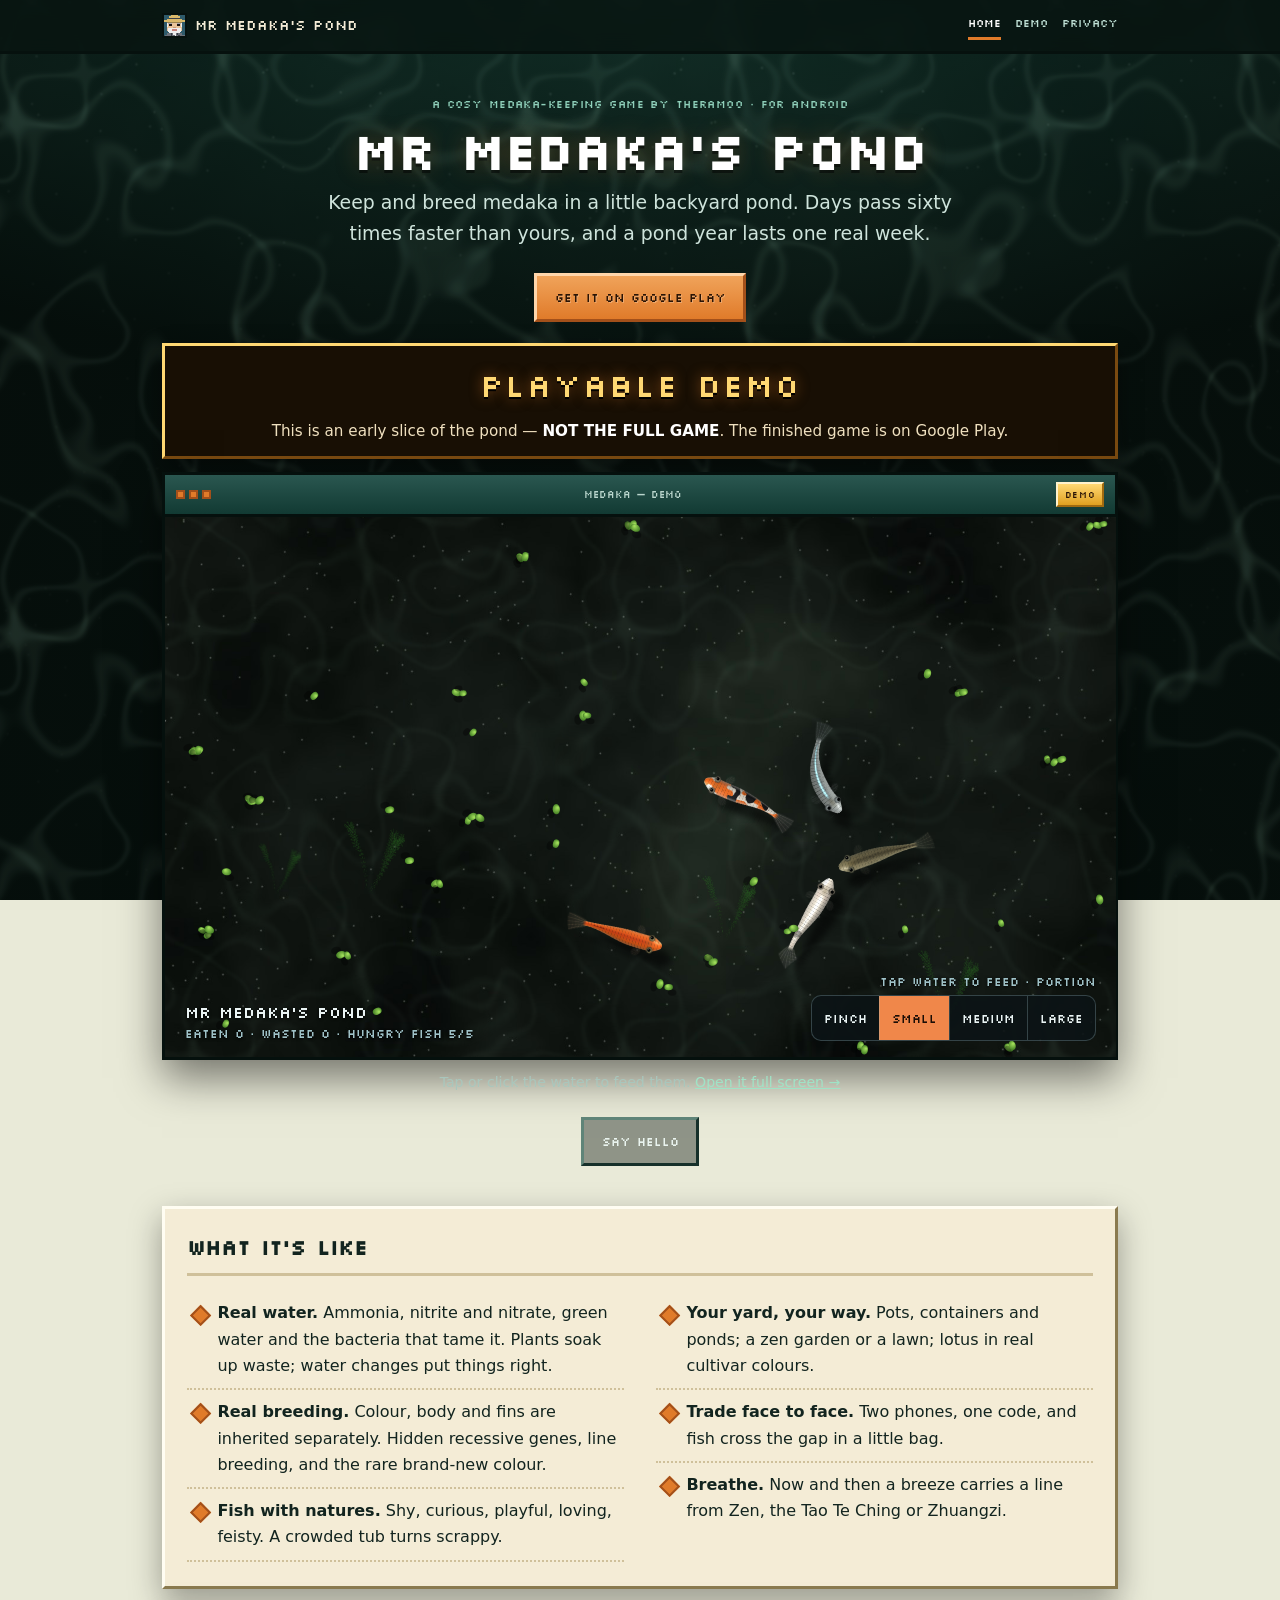
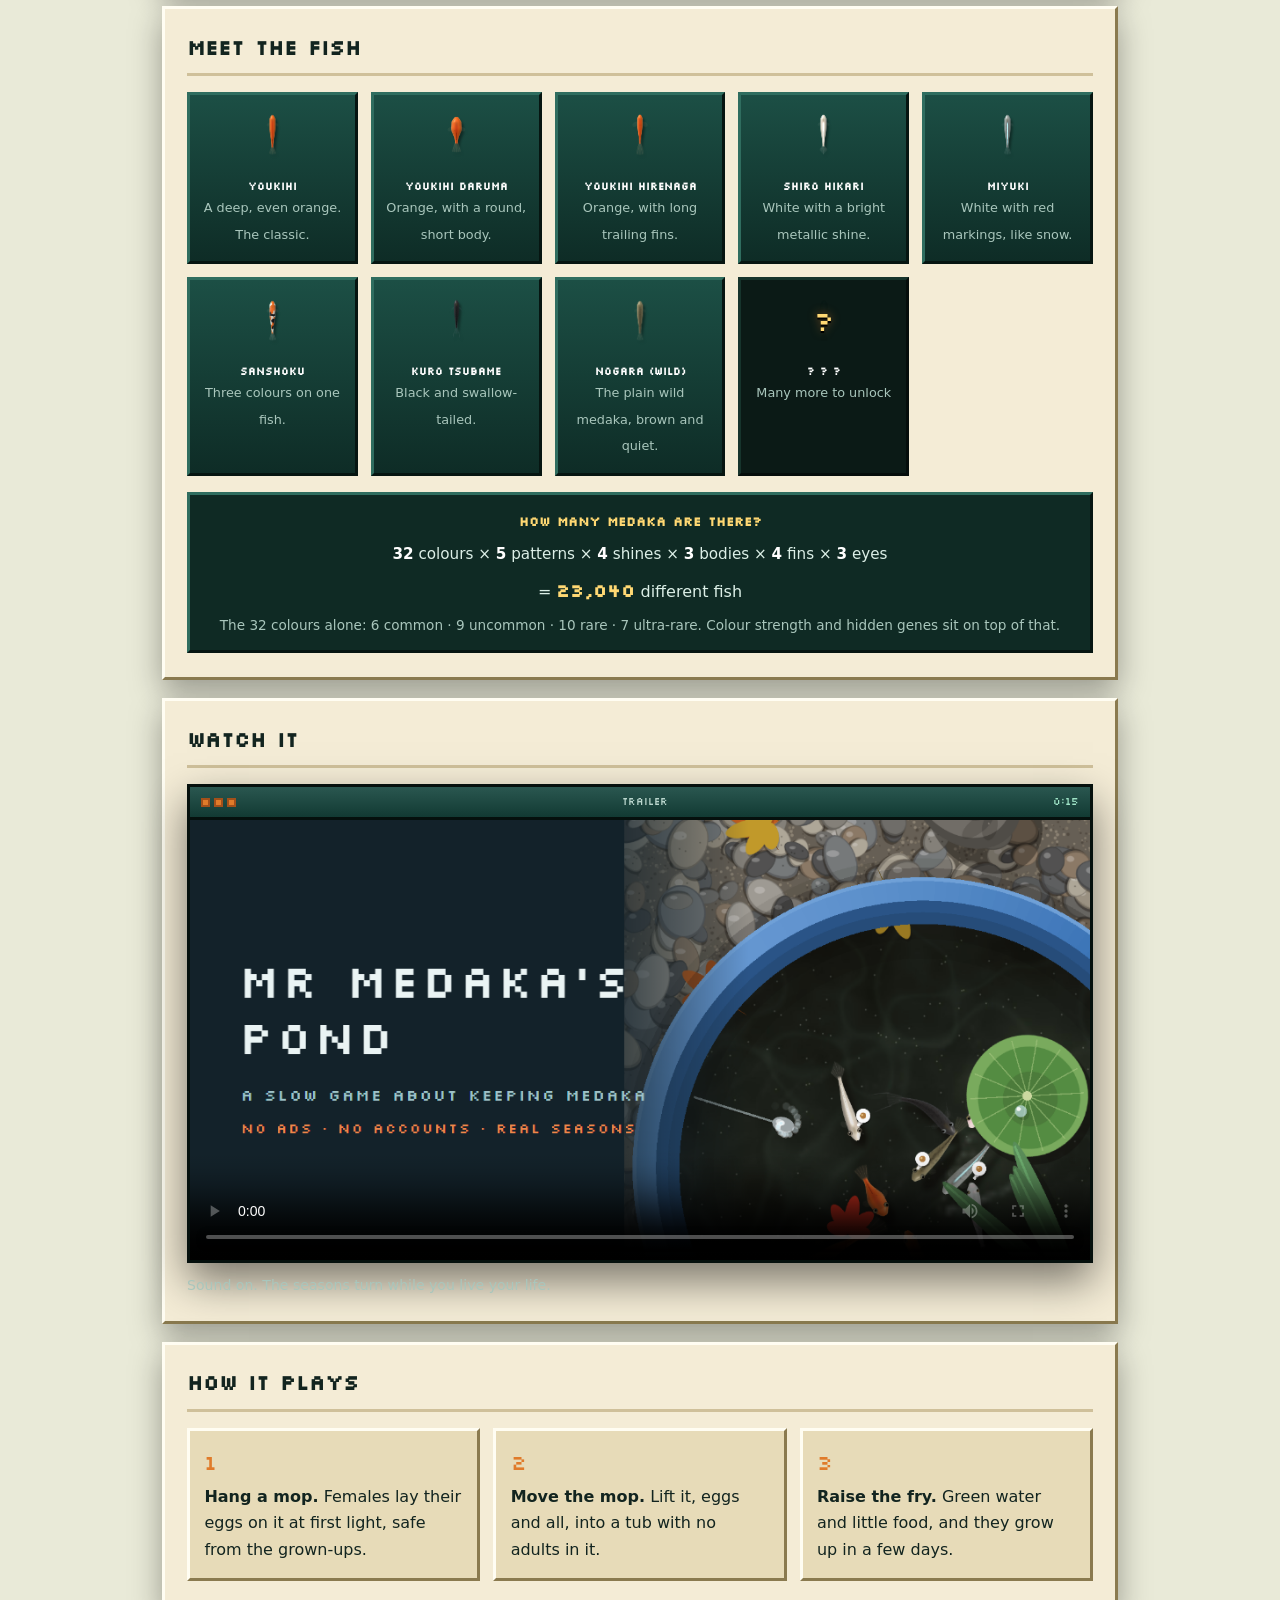
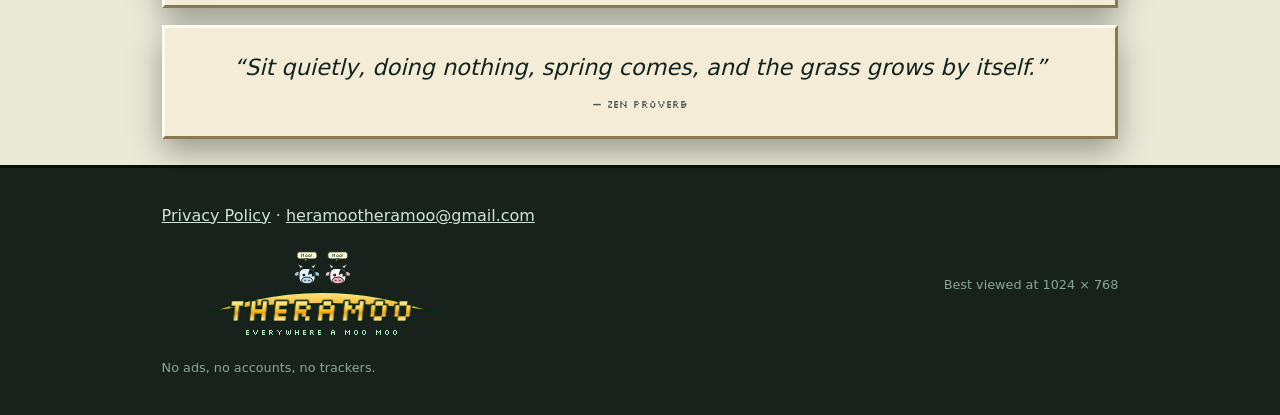
<file: index.html>
<!doctype html>
<html lang="en">
<head>
  <meta charset="utf-8">
  <meta name="viewport" content="width=device-width, initial-scale=1">
  <title>Mr Medaka's Pond</title>
  <meta name="description" content="A slow, calm game about keeping and breeding medaka in a little backyard pond.">
  <link rel="icon" href="assets/icon-512.png">
  <link rel="stylesheet" href="style.css">
</head>
<body class="home">
  <div class="pond-bg" aria-hidden="true"></div>

  <header class="topbar">
    <div class="wrap bar">
      <a class="brand" href="index.html"><img class="brand-face" src="assets/mr-medaka.png" alt="" width="26" height="26">Mr Medaka's Pond</a>
      <nav aria-label="Site">
        <a href="index.html" aria-current="page">Home</a>
        <a href="demo/index.html">Demo</a>
        <a href="privacy.html">Privacy</a>
      </nav>
    </div>
  </header>

  <main class="wrap">
    <section class="hero">
      <p class="kicker">A cosy medaka-keeping game by Theramoo · for Android</p>
      <h1>Mr Medaka's Pond</h1>
      <p class="lede">Keep and breed medaka in a little backyard pond. Days pass sixty times faster than
        yours, and a pond year lasts one real week.</p>

      <div class="actions top">
        <a class="btn primary" href="#">Get it on Google Play</a>
      </div>

      <div class="demo-banner">
        <span class="demo-banner-big">PLAYABLE DEMO</span>
        <span class="demo-banner-sub">This is an early slice of the pond — <b>not the full game</b>. The finished game is on Google&nbsp;Play.</span>
      </div>
      <div class="window">
        <div class="window-bar">
          <span class="dots"><i></i><i></i><i></i></span>
          <span class="window-title">medaka — demo</span>
          <span class="tag-demo">DEMO</span>
        </div>
        <div class="window-body">
          <iframe id="demoFrame" class="demo" src="demo/index.html" title="Mr Medaka's Pond — playable demo"></iframe>
          <div class="demo-shield" id="demoShield" aria-hidden="true"></div>
        </div>
      </div>
      <p class="under">Tap or click the water to feed them. <a href="demo/index.html">Open it full screen →</a></p>

      <div class="actions">
        <a class="btn ghost" href="mailto:heramootheramoo@gmail.com">Say hello</a>
      </div>
    </section>

    <section class="card">
      <h2>What it's like</h2>
      <ul class="features">
        <li><strong>Real water.</strong> Ammonia, nitrite and nitrate, green water and the bacteria that tame it. Plants soak up waste; water changes put things right.</li>
        <li><strong>Real breeding.</strong> Colour, body and fins are inherited separately. Hidden recessive genes, line breeding, and the rare brand-new colour.</li>
        <li><strong>Fish with natures.</strong> Shy, curious, playful, loving, feisty. A crowded tub turns scrappy.</li>
        <li><strong>Your yard, your way.</strong> Pots, containers and ponds; a zen garden or a lawn; lotus in real cultivar colours.</li>
        <li><strong>Trade face to face.</strong> Two phones, one code, and fish cross the gap in a little bag.</li>
        <li><strong>Breathe.</strong> Now and then a breeze carries a line from Zen, the Tao Te Ching or Zhuangzi.</li>
      </ul>
    </section>

    <section class="card">
      <h2>Meet the fish</h2>
      <div class="fishgrid">
        <figure class="fishcard"><img src="assets/fish/youkihi_body.png" alt="Youkihi"><figcaption><b>Youkihi</b><span>A deep, even orange. The classic.</span></figcaption></figure>
        <figure class="fishcard"><img src="assets/fish/youkihidaruma_body.png" alt="Youkihi Daruma"><figcaption><b>Youkihi Daruma</b><span>Orange, with a round, short body.</span></figcaption></figure>
        <figure class="fishcard"><img src="assets/fish/youkihihirenaga_body.png" alt="Youkihi Hirenaga"><figcaption><b>Youkihi Hirenaga</b><span>Orange, with long trailing fins.</span></figcaption></figure>
        <figure class="fishcard"><img src="assets/fish/shirohikari_body.png" alt="Shiro Hikari"><figcaption><b>Shiro Hikari</b><span>White with a bright metallic shine.</span></figcaption></figure>
        <figure class="fishcard"><img src="assets/fish/miyuki_body.png" alt="Miyuki"><figcaption><b>Miyuki</b><span>White with red markings, like snow.</span></figcaption></figure>
        <figure class="fishcard"><img src="assets/fish/sanshoku_body.png" alt="Sanshoku"><figcaption><b>Sanshoku</b><span>Three colours on one fish.</span></figcaption></figure>
        <figure class="fishcard"><img src="assets/fish/kurotsubame_body.png" alt="Kuro Tsubame"><figcaption><b>Kuro Tsubame</b><span>Black and swallow-tailed.</span></figcaption></figure>
        <figure class="fishcard"><img src="assets/fish/wild_body.png" alt="Nogara (wild)"><figcaption><b>Nogara (wild)</b><span>The plain wild medaka, brown and quiet.</span></figcaption></figure>
        <figure class="fishcard mystery">
          <span class="mystery-art"><img src="assets/fish/unknown.png" alt="A medaka not yet discovered"><span class="qmark">?</span></span>
          <figcaption><b>? ? ?</b><span>Many more to unlock</span></figcaption>
        </figure>
      </div>

      <div class="combo-box">
        <h3>How many medaka are there?</h3>
        <p class="combo-line"><b>32</b> colours × <b>5</b> patterns × <b>4</b> shines × <b>3</b> bodies × <b>4</b> fins × <b>3</b> eyes</p>
        <p class="combo-total">= <b>23,040</b> different fish</p>
        <p class="combo-tiers">The 32 colours alone: 6 common · 9 uncommon · 10 rare · 7 ultra-rare. Colour strength and hidden genes sit on top of that.</p>
      </div>
    </section>

    <section class="card">
      <h2>Watch it</h2>
      <div class="window">
        <div class="window-bar">
          <span class="dots"><i></i><i></i><i></i></span>
          <span class="window-title">trailer</span>
          <span class="window-live">0:15</span>
        </div>
        <div class="window-body">
          <video class="screen" controls preload="metadata" poster="assets/feature.png">
            <source src="assets/trailer.mp4" type="video/mp4">
            Your browser can't play the video.
          </video>
        </div>
      </div>
      <p class="under">Sound on. The seasons turn while you live your life.</p>
    </section>

    <section class="card">
      <h2>How it plays</h2>
      <div class="steps">
        <div class="step"><span class="n">1</span><b>Hang a mop.</b> Females lay their eggs on it at first light, safe from the grown-ups.</div>
        <div class="step"><span class="n">2</span><b>Move the mop.</b> Lift it, eggs and all, into a tub with no adults in it.</div>
        <div class="step"><span class="n">3</span><b>Raise the fry.</b> Green water and little food, and they grow up in a few days.</div>
      </div>
    </section>

    <section class="quote-card">
      <blockquote id="quote"></blockquote>
    </section>
  </main>

  <footer class="site">
    <div class="wrap footgrid">
      <div>
        <p><a href="privacy.html">Privacy Policy</a> · <a href="mailto:heramootheramoo@gmail.com">heramootheramoo@gmail.com</a></p>
        <p><a href="theramoo.html"><img class="theramoo-logo" src="assets/theramoo-logo.svg" alt="Theramoo — everywhere a moo moo"></a></p>
        <p class="tiny">No ads, no accounts, no trackers.</p>
      </div>
      <div class="right">
        <p class="tiny">Best viewed at 1024 × 768</p>
      </div>
    </div>
  </footer>

  <script>
    (function () {
      var lines = [
        { t: "Sit quietly, doing nothing, spring comes, and the grass grows by itself.", w: "Zen proverb" },
        { t: "Nature does not hurry, yet everything is accomplished.", w: "Laozi" },
        { t: "A journey of a thousand miles begins with a single step.", w: "Laozi, Tao Te Ching" },
        { t: "When I let go of what I am, I become what I might be.", w: "Laozi" },
        { t: "The obstacle is the path.", w: "Zen proverb" },
        { t: "Do not seek the truth; only cease to cherish opinions.", w: "Seng-ts'an" }
      ];
      var el = document.getElementById("quote"), i = 0;
      function show() {
        el.style.opacity = 0;
        setTimeout(function () {
          el.innerHTML = "&ldquo;" + lines[i].t + "&rdquo;<span class='who'>— " + lines[i].w + "</span>";
          el.style.opacity = 1;
          i = (i + 1) % lines.length;
        }, 600);
      }
      show();
      setInterval(show, 7000);
    })();

    // A tap on the pond feeds the fish; a vertical swipe scrolls the page instead.
    (function () {
      var shield = document.getElementById("demoShield");
      var frame = document.getElementById("demoFrame");
      if (!shield || !frame) return;
      var down = false, moved = false, sx = 0, sy = 0;
      shield.addEventListener("pointerdown", function (e) {
        down = true; moved = false; sx = e.clientX; sy = e.clientY;
      });
      shield.addEventListener("pointermove", function (e) {
        if (!down) return;
        if (Math.abs(e.clientX - sx) > 10 || Math.abs(e.clientY - sy) > 10) moved = true;
      });
      shield.addEventListener("pointercancel", function () { down = false; });
      shield.addEventListener("pointerup", function (e) {
        if (!down) return;
        down = false;
        if (moved) return;
        try {
          var r = frame.getBoundingClientRect();
          var x = e.clientX - r.left, y = e.clientY - r.top;
          var doc = frame.contentDocument; if (!doc) return;
          var el = doc.elementFromPoint(x, y); if (!el) return;
          var opts = { clientX: x, clientY: y, bubbles: true, cancelable: true, view: frame.contentWindow };
          var node = (el.closest && el.closest("button")) || el;
          var pe;
          try { pe = new PointerEvent("pointerdown", Object.assign({ pointerId: 1, pointerType: e.pointerType || "touch", isPrimary: true, buttons: 1 }, opts)); }
          catch (_) { pe = new MouseEvent("pointerdown", opts); }
          node.dispatchEvent(pe);
          if (node.tagName === "BUTTON") node.dispatchEvent(new MouseEvent("click", opts));
        } catch (_) {}
      });
    })();
  </script>
</body>
</html>
</file>
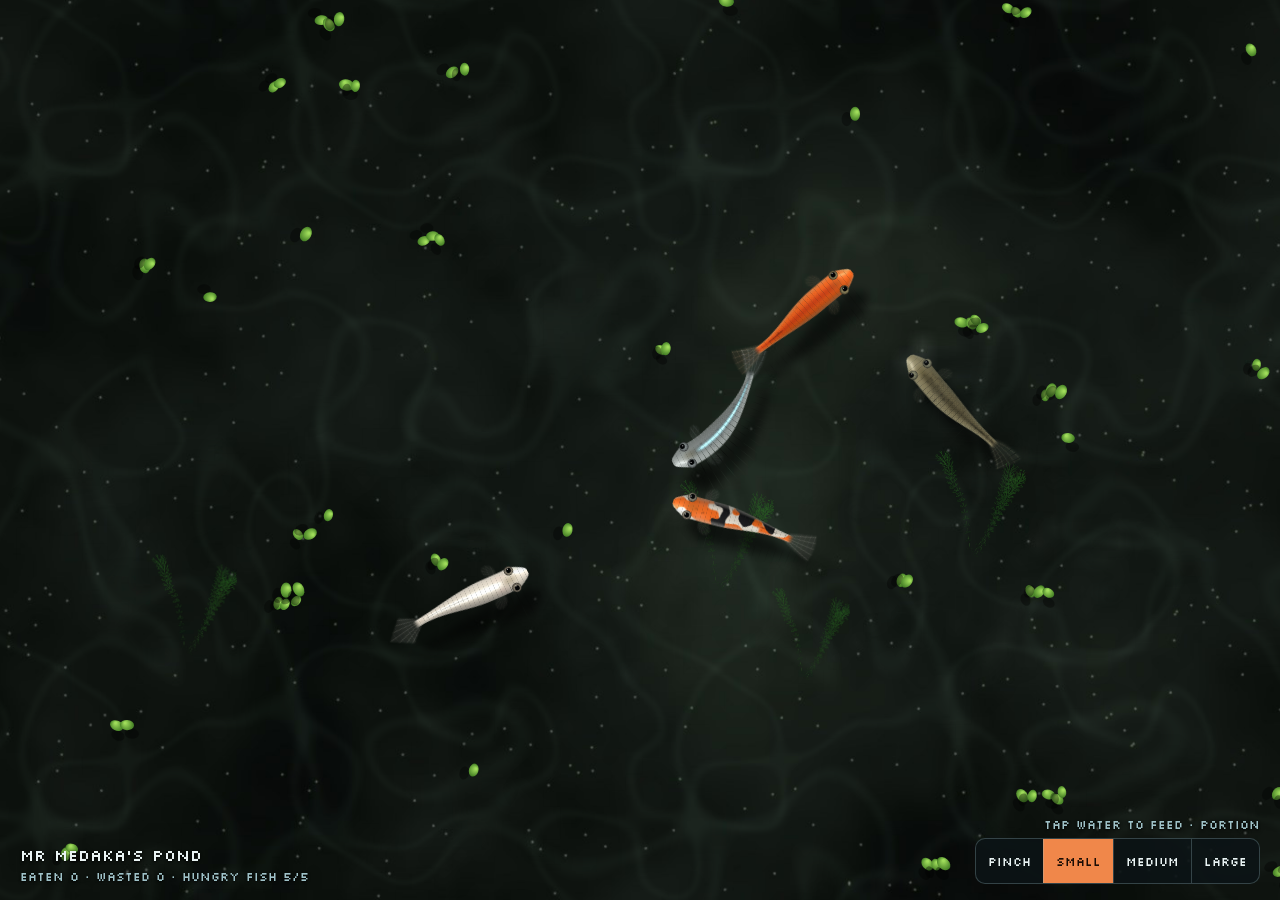
<file: demo/index.html>
<!doctype html>
<html lang="en">
<head>
<meta charset="utf-8">
<meta name="viewport" content="width=device-width, initial-scale=1, viewport-fit=cover">
<title>Mr Medaka's Pond — swimming test</title>
<!-- pixel font self-hosted via style.css; no external requests -->
<link rel="stylesheet" href="style.css">
</head>
<body>
<canvas id="c" aria-label="Animated medaka swimming in a tub. Tap or click the water to drop food."></canvas>
<div class="hud"><div class="left"><b>Mr Medaka's Pond</b><small id="stats" aria-live="polite">Eaten 0 · Wasted 0</small></div>
<div class="portion" role="radiogroup" aria-label="Portion size"><small>Tap water to feed · portion</small><div class="seg">
<button role="radio" aria-checked="false" data-p="pinch">Pinch</button><button role="radio" aria-checked="true" data-p="small">Small</button><button role="radio" aria-checked="false" data-p="medium">Medium</button><button role="radio" aria-checked="false" data-p="large">Large</button></div></div></div>
<img id="c1" src="assets/water/caustics_a.png" alt="" hidden><img id="c2" src="assets/water/caustics_b.png" alt="" hidden>
<img id="i-youkihi" src="assets/fish/youkihi_iris.png" alt="" hidden><img id="i-miyuki" src="assets/fish/miyuki_iris.png" alt="" hidden><img id="i-sanshoku" src="assets/fish/sanshoku_iris.png" alt="" hidden><img id="i-shirohikari" src="assets/fish/shirohikari_iris.png" alt="" hidden><img id="i-wild" src="assets/fish/wild_iris.png" alt="" hidden><img id="i-youkihihirenaga" src="assets/fish/youkihihirenaga_iris.png" alt="" hidden><img id="i-kurotsubame" src="assets/fish/kurotsubame_iris.png" alt="" hidden><img id="i-youkihidaruma" src="assets/fish/youkihidaruma_iris.png" alt="" hidden>
<img id="bg" src="assets/water/background.jpg" alt="" hidden>
<img id="f-youkihi" src="assets/fish/youkihi_body.png" alt="" hidden><img id="s-youkihi" src="assets/fish/youkihi_shadow.png" alt="" hidden>
<img id="f-miyuki" src="assets/fish/miyuki_body.png" alt="" hidden><img id="s-miyuki" src="assets/fish/miyuki_shadow.png" alt="" hidden>
<img id="f-sanshoku" src="assets/fish/sanshoku_body.png" alt="" hidden><img id="s-sanshoku" src="assets/fish/sanshoku_shadow.png" alt="" hidden>
<img id="f-shirohikari" src="assets/fish/shirohikari_body.png" alt="" hidden><img id="s-shirohikari" src="assets/fish/shirohikari_shadow.png" alt="" hidden>
<img id="f-wild" src="assets/fish/wild_body.png" alt="" hidden><img id="s-wild" src="assets/fish/wild_shadow.png" alt="" hidden>
<img id="f-youkihihirenaga" src="assets/fish/youkihihirenaga_body.png" alt="" hidden><img id="s-youkihihirenaga" src="assets/fish/youkihihirenaga_shadow.png" alt="" hidden>
<img id="f-kurotsubame" src="assets/fish/kurotsubame_body.png" alt="" hidden><img id="s-kurotsubame" src="assets/fish/kurotsubame_shadow.png" alt="" hidden>
<img id="f-youkihidaruma" src="assets/fish/youkihidaruma_body.png" alt="" hidden><img id="s-youkihidaruma" src="assets/fish/youkihidaruma_shadow.png" alt="" hidden>
<img id="p-hornwort" src="assets/plants/hornwort.png" alt="" hidden>
<button id="tuneBtn" class="tune" aria-expanded="false" aria-controls="panel">Tune movement</button>
<section id="panel" class="panel" hidden aria-label="Movement settings">
<div class="phead"><b>Movement settings</b><button id="closeBtn" class="icon" aria-label="Close settings">✕</button></div>
<div class="scroll">
<h3>Movement</h3><label class="row"><span class="lbl">Burst speed</span><input type="range" id="p-burst" min="100" max="1200" step="10" value="190"><output id="o-burst">190</output><span class="u">px/s</span></label><label class="row"><span class="lbl">Tail beats per burst</span><input type="range" id="p-beats" min="1" max="8" step="0.5" value="3.5"><output id="o-beats">3.5</output><span class="u"></span></label><label class="row"><span class="lbl">Rest between bursts</span><input type="range" id="p-rest" min="0" max="4" step="0.05" value="2.8"><output id="o-rest">2.8</output><span class="u">s</span></label><label class="row"><span class="lbl">Water drag</span><input type="range" id="p-drag" min="0.5" max="10" step="0.1" value="1.8"><output id="o-drag">1.8</output><span class="u"></span></label><label class="row"><span class="lbl">Turn snap speed</span><input type="range" id="p-turn" min="2" max="25" step="0.5" value="14.5"><output id="o-turn">14.5</output><span class="u"></span></label><label class="row"><span class="lbl">Direction randomness</span><input type="range" id="p-wander" min="0" max="2.5" step="0.05" value="2.15"><output id="o-wander">2.15</output><span class="u"></span></label><label class="row"><span class="lbl">Hover twitchiness</span><input type="range" id="p-twitch" min="0" max="6" step="0.1" value="2.1"><output id="o-twitch">2.1</output><span class="u"></span></label><h3>Body and tail</h3><label class="row"><span class="lbl">Tail swing (burst)</span><input type="range" id="p-swing" min="0.05" max="0.9" step="0.01" value="0.42"><output id="o-swing">0.42</output><span class="u"></span></label><label class="row"><span class="lbl">Body sway (resting)</span><input type="range" id="p-sway" min="0" max="0.3" step="0.005" value="0.165"><output id="o-sway">0.165</output><span class="u"></span></label><label class="row"><span class="lbl">Tail beat speed</span><input type="range" id="p-beatHz" min="3" max="20" step="0.5" value="7"><output id="o-beatHz">7</output><span class="u">Hz</span></label><label class="row"><span class="lbl">Resting sway speed</span><input type="range" id="p-idleHz" min="0.5" max="6" step="0.1" value="2.4"><output id="o-idleHz">2.4</output><span class="u">Hz</span></label><label class="row"><span class="lbl">Front body flex</span><input type="range" id="p-flex" min="0" max="0.7" step="0.01" value="0.18"><output id="o-flex">0.18</output><span class="u"></span></label><label class="row"><span class="lbl">Body wave length</span><input type="range" id="p-wave" min="1.5" max="8" step="0.1" value="4.4"><output id="o-wave">4.4</output><span class="u"></span></label><label class="row"><span class="lbl">Tail fin flick</span><input type="range" id="p-finFlick" min="0" max="1.6" step="0.05" value="0.8"><output id="o-finFlick">0.8</output><span class="u"></span></label><label class="row"><span class="lbl">Turn curl</span><input type="range" id="p-curl" min="0" max="0.2" step="0.005" value="0.2"><output id="o-curl">0.2</output><span class="u"></span></label><h3>Schooling</h3><label class="row"><span class="lbl">Personal space</span><input type="range" id="p-space" min="60" max="450" step="5" value="250"><output id="o-space">250</output><span class="u">px</span></label><label class="row"><span class="lbl">Avoidance strength</span><input type="range" id="p-avoid" min="0" max="3" step="0.05" value="1.4"><output id="o-avoid">1.4</output><span class="u"></span></label><label class="row"><span class="lbl">Follow neighbours' direction</span><input type="range" id="p-align" min="0" max="0.8" step="0.01" value="0.12"><output id="o-align">0.12</output><span class="u"></span></label><label class="row"><span class="lbl">Regroup distance</span><input type="range" id="p-regroupDist" min="150" max="1200" step="10" value="310"><output id="o-regroupDist">310</output><span class="u">px</span></label><label class="row"><span class="lbl">Regroup pull</span><input type="range" id="p-regroup" min="0" max="0.9" step="0.01" value="0.11"><output id="o-regroup">0.11</output><span class="u"></span></label><h3>Scene</h3><label class="row"><span class="lbl">Fish size</span><input type="range" id="p-size" min="0.25" max="0.9" step="0.01" value="0.48"><output id="o-size">0.48</output><span class="u"></span></label><label class="row"><span class="lbl">Water ripples</span><input type="range" id="p-ripple" min="0" max="2.5" step="0.05" value="1.0"><output id="o-ripple">1.0</output><span class="u"></span></label>
<h3>Natures</h3><label class="row chk"><input type="checkbox" id="showNat" checked><span>Show nature labels</span></label><label class="row nat"><span class="lbl">Youkihi</span><select data-fish="youkihi" aria-label="Nature of Youkihi"><option value="loving" selected>Loving</option><option value="gentle">Gentle</option><option value="shy">Shy</option><option value="curious">Curious</option><option value="playful">Playful</option><option value="zippy">Zippy</option><option value="leader">Leader</option><option value="feisty">Feisty</option></select></label><label class="row nat"><span class="lbl">Miyuki</span><select data-fish="miyuki" aria-label="Nature of Miyuki"><option value="loving">Loving</option><option value="gentle">Gentle</option><option value="shy">Shy</option><option value="curious">Curious</option><option value="playful">Playful</option><option value="zippy" selected>Zippy</option><option value="leader">Leader</option><option value="feisty">Feisty</option></select></label><label class="row nat"><span class="lbl">Sanshoku</span><select data-fish="sanshoku" aria-label="Nature of Sanshoku"><option value="loving">Loving</option><option value="gentle">Gentle</option><option value="shy">Shy</option><option value="curious">Curious</option><option value="playful" selected>Playful</option><option value="zippy">Zippy</option><option value="leader">Leader</option><option value="feisty">Feisty</option></select></label><label class="row nat"><span class="lbl">Shiro hikari</span><select data-fish="shirohikari" aria-label="Nature of Shiro hikari"><option value="loving">Loving</option><option value="gentle">Gentle</option><option value="shy" selected>Shy</option><option value="curious">Curious</option><option value="playful">Playful</option><option value="zippy">Zippy</option><option value="leader">Leader</option><option value="feisty">Feisty</option></select></label><label class="row nat"><span class="lbl">Wild type</span><select data-fish="wild" aria-label="Nature of Wild type"><option value="loving">Loving</option><option value="gentle">Gentle</option><option value="shy">Shy</option><option value="curious" selected>Curious</option><option value="playful">Playful</option><option value="zippy">Zippy</option><option value="leader">Leader</option><option value="feisty">Feisty</option></select></label><label class="row nat"><span class="lbl">Youkihi hirenaga</span><select data-fish="youkihihirenaga" aria-label="Nature of Youkihi hirenaga"><option value="loving">Loving</option><option value="gentle">Gentle</option><option value="shy">Shy</option><option value="curious">Curious</option><option value="playful">Playful</option><option value="zippy">Zippy</option><option value="leader" selected>Leader</option><option value="feisty">Feisty</option></select></label><label class="row nat"><span class="lbl">Kuro tsubame</span><select data-fish="kurotsubame" aria-label="Nature of Kuro tsubame"><option value="loving">Loving</option><option value="gentle">Gentle</option><option value="shy">Shy</option><option value="curious">Curious</option><option value="playful">Playful</option><option value="zippy">Zippy</option><option value="leader">Leader</option><option value="feisty" selected>Feisty</option></select></label><label class="row nat"><span class="lbl">Youkihi daruma</span><select data-fish="youkihidaruma" aria-label="Nature of Youkihi daruma"><option value="loving">Loving</option><option value="gentle" selected>Gentle</option><option value="shy">Shy</option><option value="curious">Curious</option><option value="playful">Playful</option><option value="zippy">Zippy</option><option value="leader">Leader</option><option value="feisty">Feisty</option></select></label><h3>Your settings</h3>
<p class="hint">Copy this and paste it back into the chat.</p>
<textarea id="out" readonly rows="6" aria-label="Settings to copy"></textarea>
<div class="btns"><button id="copyBtn">Copy settings</button><button id="resetBtn" class="ghost">Reset to defaults</button></div>
</div>
</section>
<script src="game.js"></script>
</body>
</html>
</file>
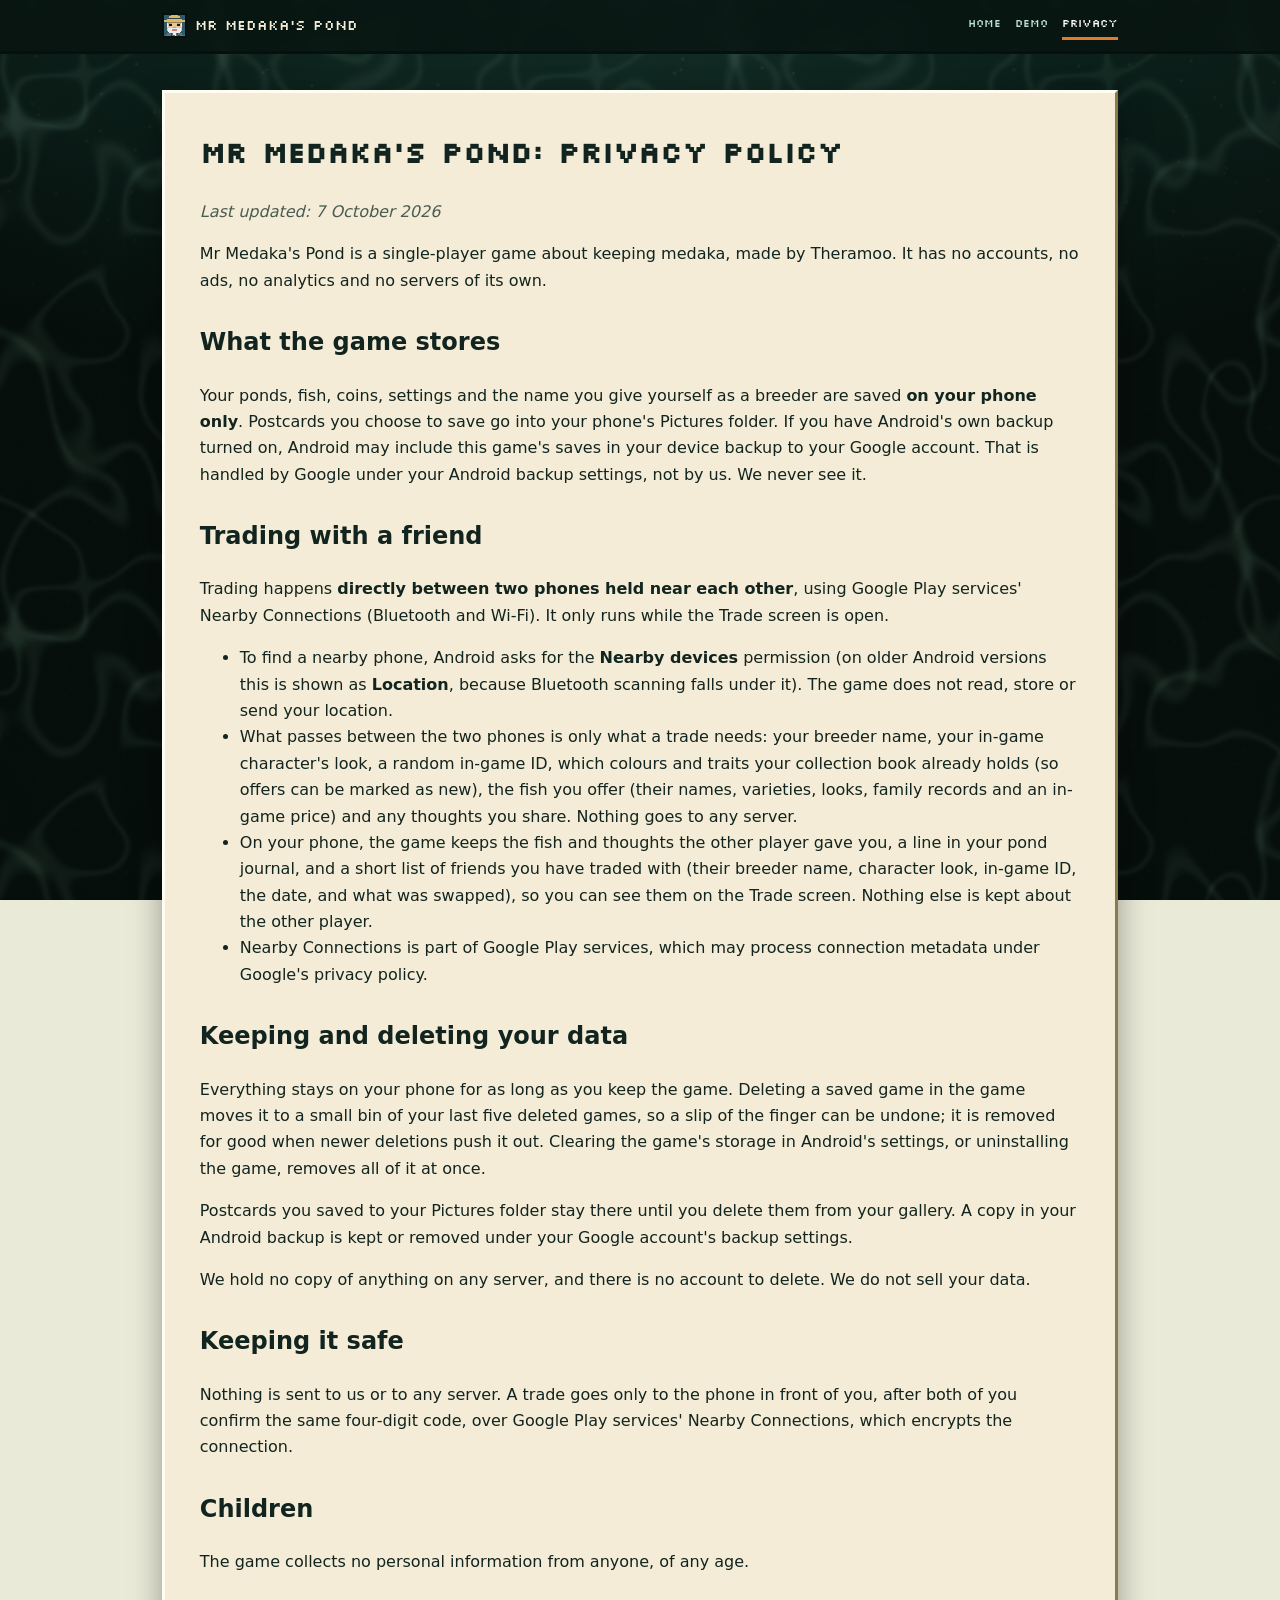
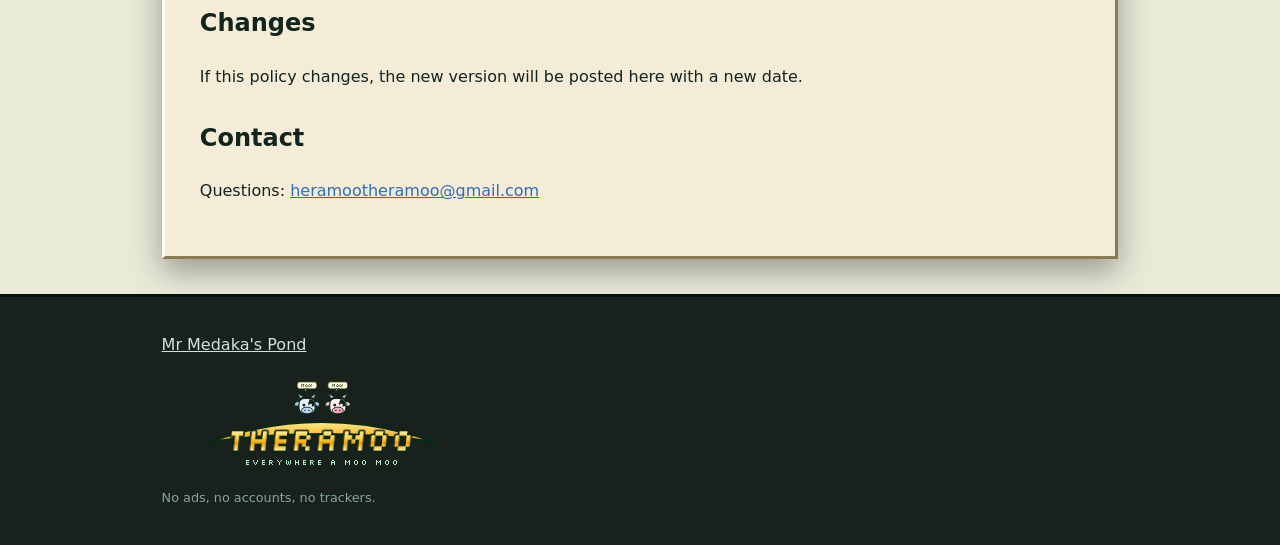
<file: privacy.html>
<!doctype html>
<html lang="en">
<head>
  <meta charset="utf-8">
  <meta name="viewport" content="width=device-width, initial-scale=1">
  <title>Privacy Policy — Mr Medaka's Pond</title>
  <meta name="description" content="Privacy Policy for the Android game Mr Medaka's Pond.">
  <link rel="icon" href="assets/icon-512.png">
  <link rel="stylesheet" href="style.css">
</head>
<body>
  <div class="pond-bg" aria-hidden="true"></div>

  <header class="topbar">
    <div class="wrap bar">
      <a class="brand" href="index.html"><img class="brand-face" src="assets/mr-medaka.png" alt="" width="26" height="26">Mr Medaka's Pond</a>
      <nav aria-label="Site">
        <a href="index.html">Home</a>
        <a href="demo/index.html">Demo</a>
        <a href="privacy.html" aria-current="page">Privacy</a>
      </nav>
    </div>
  </header>

  <main class="wrap">
    <article class="policy">
      <h1>Mr Medaka's Pond: Privacy Policy</h1>
      <p class="updated">Last updated: 7 October 2026</p>

      <p>Mr Medaka's Pond is a single-player game about keeping medaka, made by Theramoo. It has no
        accounts, no ads, no analytics and no servers of its own.</p>

      <h2>What the game stores</h2>
      <p>Your ponds, fish, coins, settings and the name you give yourself as a breeder are saved
        <strong>on your phone only</strong>. Postcards you choose to save go into your phone's Pictures
        folder. If you have Android's own backup turned on, Android may include this game's saves in your
        device backup to your Google account. That is handled by Google under your Android backup
        settings, not by us. We never see it.</p>

      <h2>Trading with a friend</h2>
      <p>Trading happens <strong>directly between two phones held near each other</strong>, using Google
        Play services' Nearby Connections (Bluetooth and Wi-Fi). It only runs while the Trade screen is
        open.</p>
      <ul>
        <li>To find a nearby phone, Android asks for the <strong>Nearby devices</strong> permission (on
          older Android versions this is shown as <strong>Location</strong>, because Bluetooth scanning
          falls under it). The game does not read, store or send your location.</li>
        <li>What passes between the two phones is only what a trade needs: your breeder name, your
          in-game character's look, a random in-game ID, which colours and traits your collection book
          already holds (so offers can be marked as new), the fish you offer (their names, varieties,
          looks, family records and an in-game price) and any thoughts you share. Nothing goes to any
          server.</li>
        <li>On your phone, the game keeps the fish and thoughts the other player gave you, a line in your
          pond journal, and a short list of friends you have traded with (their breeder name, character
          look, in-game ID, the date, and what was swapped), so you can see them on the Trade screen.
          Nothing else is kept about the other player.</li>
        <li>Nearby Connections is part of Google Play services, which may process connection metadata
          under Google's privacy policy.</li>
      </ul>

      <h2>Keeping and deleting your data</h2>
      <p>Everything stays on your phone for as long as you keep the game. Deleting a saved game in the game
        moves it to a small bin of your last five deleted games, so a slip of the finger can be undone; it is
        removed for good when newer deletions push it out. Clearing the game's storage in Android's settings,
        or uninstalling the game, removes all of it at once.</p>
      <p>Postcards you saved to your Pictures folder stay there until you delete them from your gallery. A
        copy in your Android backup is kept or removed under your Google account's backup settings.</p>
      <p>We hold no copy of anything on any server, and there is no account to delete. We do not sell your
        data.</p>

      <h2>Keeping it safe</h2>
      <p>Nothing is sent to us or to any server. A trade goes only to the phone in front of you, after both of
        you confirm the same four-digit code, over Google Play services' Nearby Connections, which encrypts
        the connection.</p>

      <h2>Children</h2>
      <p>The game collects no personal information from anyone, of any age.</p>

      <h2>Changes</h2>
      <p>If this policy changes, the new version will be posted here with a new date.</p>

      <h2>Contact</h2>
      <p>Questions: <a href="mailto:heramootheramoo@gmail.com">heramootheramoo@gmail.com</a></p>
    </article>
  </main>

  <footer class="site">
    <div class="wrap footgrid">
      <div>
        <p><a href="index.html">Mr Medaka's Pond</a></p>
        <p><a href="theramoo.html"><img class="theramoo-logo" src="assets/theramoo-logo.svg" alt="Theramoo — everywhere a moo moo"></a></p>
        <p class="tiny">No ads, no accounts, no trackers.</p>
      </div>
    </div>
  </footer>
</body>
</html>
</file>
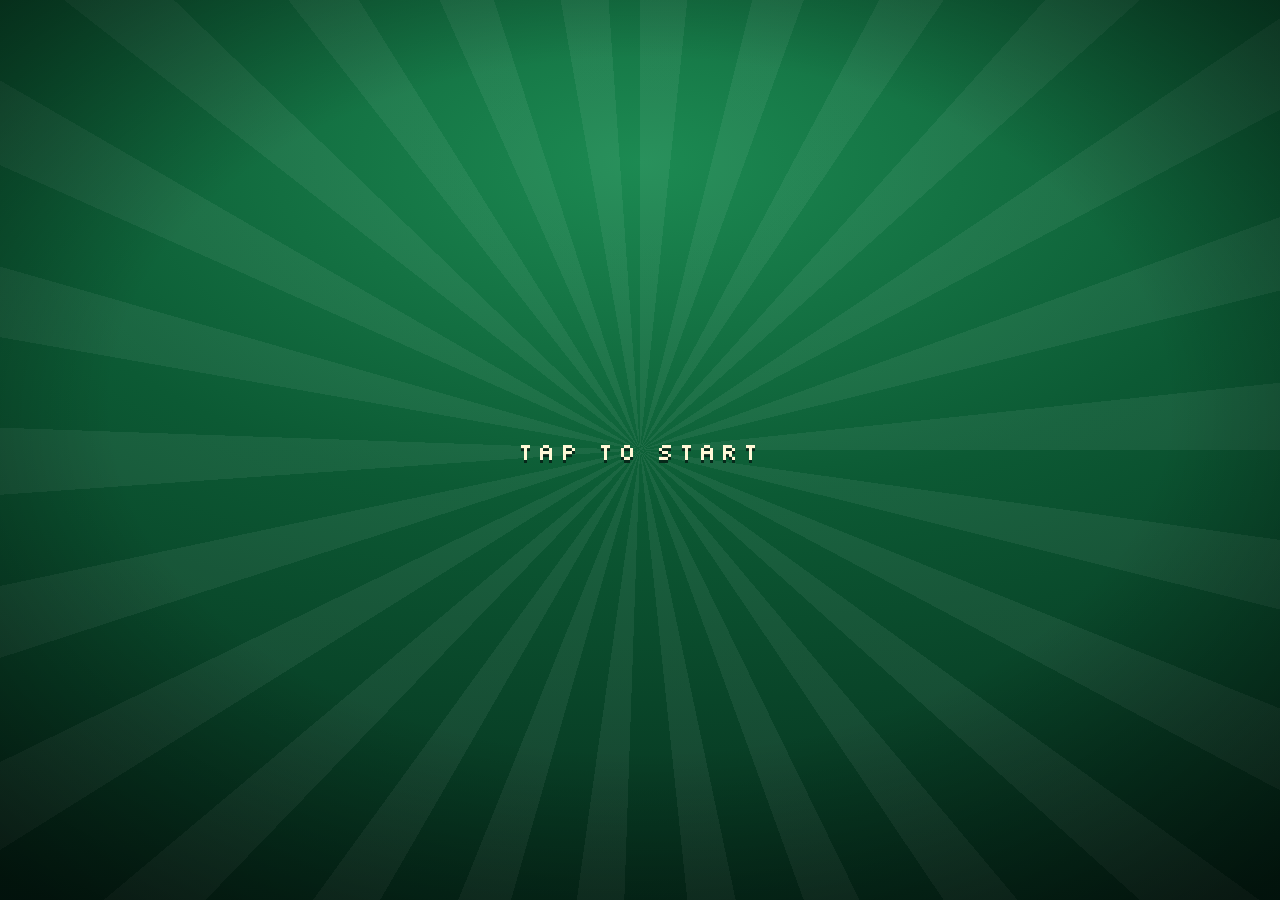
<file: theramoo.html>
<!DOCTYPE html>
<html lang="en">
<head>
<meta charset="utf-8">
<meta name="viewport" content="width=device-width, initial-scale=1">
<title>Theramoo — everywhere a moo moo</title>
<style>
  @font-face {
    font-family: 'Silkscreen';
    src: url('assets/silkscreen.ttf') format('truetype');
    font-display: swap;
  }
  :root {
    --deep: #05291a;
    --emerald: #0c5a34;
    --mint: #a8f0c4;
    --gold: #ffd447;
    --cream: #fff8d6;
    --ink: #0a2717;
  }
  * { box-sizing: border-box; }
  html, body { height: 100%; margin: 0; }
  body {
    background: var(--deep);
    color: var(--cream);
    font-family: 'Silkscreen', ui-monospace, monospace;
    overflow: hidden;
    -webkit-user-select: none; user-select: none;
    cursor: pointer;
  }

  /* ------------------------------------------------------------------ backdrop */
  .stage {
    position: fixed; inset: 0;
    display: grid; place-items: center;
    background: radial-gradient(120% 90% at 50% 18%, #1c8a52 0%, #0c5a34 42%, #05291a 100%);
    overflow: hidden;
  }
  .rays {
    position: absolute; inset: -50%;
    background: repeating-conic-gradient(from 0deg at 50% 50%,
      rgba(255,255,255,.06) 0deg 6deg, transparent 6deg 14deg);
    animation: spin 40s linear infinite;
  }
  @keyframes spin { to { transform: rotate(360deg); } }
  .vignette {
    position: absolute; inset: 0; pointer-events: none;
    background: radial-gradient(75% 70% at 50% 45%, transparent 55%, rgba(0,0,0,.55) 100%);
  }
  .spark {
    position: absolute; width: 14px; height: 14px; opacity: 0; background: var(--cream);
    clip-path: polygon(50% 0,60% 40%,100% 50%,60% 60%,50% 100%,40% 60%,0 50%,40% 40%);
    animation: twinkle 2.6s ease-in-out infinite;
  }
  @keyframes twinkle {
    0%,100% { opacity: 0; transform: scale(.4) rotate(0deg); }
    50% { opacity: .95; transform: scale(1) rotate(45deg); }
  }

  /* ------------------------------------------------------------------ content */
  .content { position: relative; text-align: center; padding: 4vmin; }

  .cow-row {
    position: relative; z-index: 4;
    display: flex; align-items: flex-end; justify-content: center; gap: 22px; margin-bottom: 6px;
    transform: translateY(30px) scale(.8); opacity: 0;
  }
  .stage.go .cow-row { animation: hopin 600ms cubic-bezier(.2,1.4,.4,1) 120ms forwards; }
  @keyframes hopin {
    0% { transform: translateY(60px) scale(.8); opacity: 0; }
    60% { transform: translateY(-10px) scale(1.05); opacity: 1; }
    100% { transform: translateY(0) scale(1); opacity: 1; }
  }
  .cowpair { display: flex; flex-direction: column; align-items: center; }
  .cow { width: clamp(56px, 14vw, 120px); height: auto; }
  .stage.go .cow { animation: bob 1.1s ease-in-out 720ms infinite; }
  .stage.go .cowpair:nth-child(2) .cow { animation-delay: 980ms; }
  @keyframes bob { 0%,100% { transform: translateY(0) } 50% { transform: translateY(-7px) } }

  .bubble {
    position: relative; margin-bottom: 6px;
    background: var(--cream); color: var(--ink);
    border: 4px solid var(--ink); border-radius: 14px;
    padding: 6px 12px; font-size: clamp(11px, 2.8vw, 18px);
    transform: scale(0); transform-origin: bottom center;
  }
  .bubble::after {
    content: ""; position: absolute; left: 50%; margin-left: -8px; bottom: -14px;
    border: 8px solid transparent; border-top-color: var(--ink);
  }
  .stage.go .bubble { animation: bpop 260ms cubic-bezier(.2,1.6,.4,1) 700ms forwards; }
  .stage.go .cowpair:nth-child(2) .bubble { animation-delay: 950ms; }
  @keyframes bpop { 0% { transform: scale(0) } 100% { transform: scale(1) } }

  /* logo */
  .logo-wrap { position: relative; display: inline-block; transform: scale(.4); opacity: 0; }
  .stage.go .logo-wrap { animation: pop 620ms cubic-bezier(.2,1.5,.4,1) 480ms forwards; }
  @keyframes pop {
    0% { transform: scale(.4) translateY(18px); opacity: 0; }
    70% { transform: scale(1.08) translateY(0); opacity: 1; }
    100% { transform: scale(1); opacity: 1; }
  }
  .arc {
    position: absolute; left: 50%; top: 50%; width: 116%; height: 168%;
    transform: translate(-50%, -60%); z-index: 0; opacity: 0;
  }
  .stage.go .arc { animation: fade 500ms ease 700ms forwards; }
  @keyframes fade { to { opacity: 1; } }
  .logo-word {
    position: relative; z-index: 2; display: block; height: auto;
    width: clamp(280px, 84vw, 940px);
    transform: skewX(-8deg); transform-origin: center;
  }
  .after .logo-word { width: clamp(220px, 62vw, 560px); }

  .shine-rect { transform: translateX(-1600px); }
  .stage.go .shine-rect { animation: sweep 1000ms ease 950ms 1 both; }
  @keyframes sweep {
    from { transform: translateX(-1600px); }
    to { transform: translateX(1600px); }
  }

  .tagline {
    position: relative; z-index: 4; margin-top: 16px;
    font-size: clamp(12px, 3vw, 22px); letter-spacing: .22em; color: var(--mint); opacity: 0;
  }
  .stage.go .tagline { animation: fade 500ms ease 1500ms forwards; }

  /* ------------------------------------------------------------------ start / replay */
  .start, .after { position: absolute; inset: 0; display: grid; place-items: center; z-index: 20; text-align: center; }
  .stage.go .start { display: none; }
  .start .prompt {
    font-size: clamp(14px, 3.6vw, 24px); letter-spacing: .18em; color: var(--cream);
    animation: blink 1.4s steps(2, jump-none) infinite; text-shadow: 0 3px 0 #06281a;
  }
  @keyframes blink { 50% { opacity: .35; } }

  .after { display: none; }
  .stage.done .after { display: grid; }
  .stage.done .content { opacity: 0; transition: opacity .45s; }
  .after .btnrow { display: flex; gap: 14px; flex-wrap: wrap; justify-content: center; margin-top: 20px; }
  .after a, .after button {
    font-family: inherit; font-size: clamp(11px,2.8vw,15px);
    color: var(--ink); background: var(--gold);
    border: 4px solid var(--ink); box-shadow: 0 5px 0 var(--ink);
    padding: .5rem .9rem; text-decoration: none; cursor: pointer;
  }
  .after a.ghost, .after button.ghost { background: var(--mint); }
  .after a:active, .after button:active { transform: translateY(3px); box-shadow: 0 2px 0 var(--ink); }
</style>
</head>
<body>
  <div class="stage" id="stage">

    <div class="rays"></div>
    <div class="vignette"></div>
    <i class="spark" style="left:14%; top:22%; animation-delay:.2s"></i>
    <i class="spark" style="left:82%; top:18%; animation-delay:.9s"></i>
    <i class="spark" style="left:70%; top:66%; animation-delay:1.5s"></i>
    <i class="spark" style="left:24%; top:70%; animation-delay:2.1s"></i>

    <!-- shared gold gradient, defined once for both logo instances -->
    <svg width="0" height="0" style="position:absolute" aria-hidden="true">
      <defs>
        <linearGradient id="gold" x1="0" y1="0" x2="0" y2="1">
          <stop offset="0" stop-color="#fff8d6"/>
          <stop offset="0.30" stop-color="#ffe98a"/>
          <stop offset="0.48" stop-color="#ffd447"/>
          <stop offset="0.60" stop-color="#f2a300"/>
          <stop offset="0.78" stop-color="#ffe98a"/>
          <stop offset="1" stop-color="#fff8d6"/>
        </linearGradient>
        <linearGradient id="arcgold" x1="0" y1="0" x2="0" y2="1">
          <stop offset="0" stop-color="#ffe98a"/>
          <stop offset="1" stop-color="#f2a300"/>
        </linearGradient>
      </defs>
    </svg>

    <div class="content">
      <div class="cow-row">
        <div class="cowpair">
          <div class="bubble">moo!</div>
          <svg class="cow" viewBox="0 0 120 100" role="img" aria-label="a little blue cow">
            <path d="M30 24 L18 3 L44 17 Z" fill="#d7e6ff" stroke="#0a2717" stroke-width="4" stroke-linejoin="round"/>
            <path d="M90 24 L102 3 L76 17 Z" fill="#d7e6ff" stroke="#0a2717" stroke-width="4" stroke-linejoin="round"/>
            <ellipse cx="18" cy="48" rx="15" ry="10" fill="#a9c4e6" stroke="#0a2717" stroke-width="4" transform="rotate(-22 18 48)"/>
            <ellipse cx="102" cy="48" rx="15" ry="10" fill="#a9c4e6" stroke="#0a2717" stroke-width="4" transform="rotate(22 102 48)"/>
            <rect x="24" y="24" width="72" height="68" rx="24" fill="#e8f0ff" stroke="#0a2717" stroke-width="5"/>
            <path d="M72 26 q26 6 22 32 q-18 6 -30 -8 z" fill="#0a2717"/>
            <circle cx="46" cy="54" r="6.5" fill="#0a2717"/>
            <circle cx="76" cy="54" r="6.5" fill="#e8f0ff"/>
            <ellipse cx="60" cy="78" rx="25" ry="15" fill="#bcd6f0" stroke="#0a2717" stroke-width="4"/>
            <circle cx="51" cy="78" r="3.2" fill="#0a2717"/>
            <circle cx="69" cy="78" r="3.2" fill="#0a2717"/>
          </svg>
        </div>
        <div class="cowpair">
          <div class="bubble">moo!</div>
          <svg class="cow" viewBox="0 0 120 100" role="img" aria-label="a little pink cow">
            <path d="M30 24 L18 3 L44 17 Z" fill="#ffe0e8" stroke="#0a2717" stroke-width="4" stroke-linejoin="round"/>
            <path d="M90 24 L102 3 L76 17 Z" fill="#ffe0e8" stroke="#0a2717" stroke-width="4" stroke-linejoin="round"/>
            <ellipse cx="18" cy="48" rx="15" ry="10" fill="#e6b9c6" stroke="#0a2717" stroke-width="4" transform="rotate(-22 18 48)"/>
            <ellipse cx="102" cy="48" rx="15" ry="10" fill="#e6b9c6" stroke="#0a2717" stroke-width="4" transform="rotate(22 102 48)"/>
            <rect x="24" y="24" width="72" height="68" rx="24" fill="#fff0f4" stroke="#0a2717" stroke-width="5"/>
            <path d="M72 26 q26 6 22 32 q-18 6 -30 -8 z" fill="#0a2717"/>
            <circle cx="46" cy="54" r="6.5" fill="#0a2717"/>
            <circle cx="76" cy="54" r="6.5" fill="#fff0f4"/>
            <ellipse cx="60" cy="78" rx="25" ry="15" fill="#f3a9bd" stroke="#0a2717" stroke-width="4"/>
            <circle cx="51" cy="78" r="3.2" fill="#0a2717"/>
            <circle cx="69" cy="78" r="3.2" fill="#0a2717"/>
          </svg>
        </div>
      </div>

      <div class="logo-wrap">
        <svg class="arc" viewBox="0 0 600 260" preserveAspectRatio="none" aria-hidden="true">
          <path d="M18 200 C 120 40, 480 40, 582 200 C 470 120, 130 120, 18 200 Z"
                fill="none" stroke="#0a2717" stroke-width="30" stroke-linejoin="round"/>
          <path d="M18 200 C 120 40, 480 40, 582 200 C 470 120, 130 120, 18 200 Z"
                fill="none" stroke="url(#arcgold)" stroke-width="16" stroke-linejoin="round"/>
        </svg>
        <svg class="logo-word" viewBox="0 0 1000 260" role="img" aria-label="Theramoo">
          <defs>
            <clipPath id="logoClip">
              <text x="500" y="200" text-anchor="middle" font-family="Silkscreen, monospace"
                    font-size="180" letter-spacing="2">THERAMOO</text>
            </clipPath>
            <linearGradient id="shineGrad" x1="0" y1="0" x2="1" y2="0">
              <stop offset="0" stop-color="#ffffff" stop-opacity="0"/>
              <stop offset="0.5" stop-color="#ffffff" stop-opacity="0.95"/>
              <stop offset="1" stop-color="#ffffff" stop-opacity="0"/>
            </linearGradient>
          </defs>
          <text x="500" y="200" text-anchor="middle"
                font-family="Silkscreen, monospace" font-size="180" letter-spacing="2"
                fill="url(#gold)" stroke="#0a2717" stroke-width="20"
                stroke-linejoin="round" style="paint-order:stroke">THERAMOO</text>
          <!-- a soft highlight that sweeps across, clipped to the letters themselves -->
          <rect class="shine-rect" x="0" y="-50" width="240" height="380"
                fill="url(#shineGrad)" clip-path="url(#logoClip)"/>
        </svg>
      </div>

      <div class="tagline">EVERYWHERE A MOO MOO</div>
    </div>

    <div class="start" id="start">
      <div>
        <div class="prompt">TAP TO START</div>
      </div>
    </div>

    <div class="after">
      <div>
        <svg class="logo-word" viewBox="0 0 1000 260" role="img" aria-label="Theramoo">
          <text x="500" y="200" text-anchor="middle"
                font-family="Silkscreen, monospace" font-size="180" letter-spacing="2"
                fill="url(#gold)" stroke="#0a2717" stroke-width="20"
                stroke-linejoin="round" style="paint-order:stroke">THERAMOO</text>
        </svg>
        <div class="btnrow">
          <button class="ghost" onclick="replay()">Watch again</button>
          <a href="index.html">Mr Medaka's Pond →</a>
        </div>
      </div>
    </div>
  </div>

<script>
  var stage = document.getElementById('stage');
  var started = false;

  function play() {
    if (started) return;
    started = true;
    stage.classList.add('go');
    setTimeout(function () { stage.classList.add('done'); }, 3400);
  }

  function replay() {
    stage.classList.remove('go', 'done');
    started = false;
    void stage.offsetWidth; // restart animations cleanly
    play();
  }

  // Fit the SVG box to the actual glyphs (padding for the outline), so the word is never clipped,
  // whatever the font metrics. Both logos share the fitted viewBox.
  function fitLogo(svg) {
    var t = svg.querySelector(':scope > text'); // the visible label, not the clip copy
    if (!t) return;
    var b = t.getBBox();
    var pad = 28;
    svg.setAttribute('viewBox', (b.x - pad) + ' ' + (b.y - pad) + ' ' + (b.width + pad * 2) + ' ' + (b.height + pad * 2));
  }
  function fitAll() {
    var svgs = document.querySelectorAll('.logo-word');
    if (!svgs.length) return;
    fitLogo(svgs[0]);
    var vb = svgs[0].getAttribute('viewBox');
    for (var i = 1; i < svgs.length; i++) svgs[i].setAttribute('viewBox', vb);
  }
  if (document.fonts && document.fonts.ready) document.fonts.ready.then(fitAll);
  window.addEventListener('load', fitAll);
  setTimeout(fitAll, 500);

  stage.addEventListener('click', function () {
    if (!stage.classList.contains('go')) play();
  });
  document.addEventListener('keydown', function () {
    if (!stage.classList.contains('go')) play();
  });
</script>
</body>
</html>
</file>
<file: style.css>
/* Mr Medaka's Pond — a blend: crisp modern layout over the game's pixel chrome and HD water.
   Self-hosted pixel font, no external requests. */

@font-face {
  font-family: "Silkscreen";
  src: url("assets/silkscreen.ttf") format("truetype");
  font-display: swap;
}

:root {
  --pond-0: #08130f;
  --pond-1: #0f2a24;
  --pond-2: #16463c;
  --parch: #f4ecd6;
  --parch-deep: #e7dbb8;
  --ink: #12241f;
  --ink-soft: #4a5c53;
  --koi: #e07b2a;
  --koi-lo: #a3501a;
  --koi-hi: #ffd6ab;
  --leaf: #6cb84c;
  --leaf-lo: #3f7a28;
  --line: #cfc09a;
  --hi: #fffdf2;
  --lo: #8a7a4f;
  --link: #2f6db5;
  --measure: 62rem;
  --sans: "Trebuchet MS", "Segoe UI", system-ui, -apple-system, Roboto, sans-serif;
  --pixel: "Silkscreen", ui-monospace, monospace;
}

* { box-sizing: border-box; }
html { -webkit-text-size-adjust: 100%; scroll-behavior: smooth; }

body {
  margin: 0;
  color: var(--ink);
  background: #e9ead8;
  font-family: var(--sans);
  font-size: 1rem;
  line-height: 1.65;
}

img { max-width: 100%; }
a { color: var(--link); }
a:visited { color: #6a3d9a; }

.wrap { width: 100%; max-width: var(--measure); margin: 0 auto; padding: 0 1.1rem; }

/* ------------------------------------------------------------------ top bar */

.topbar {
  position: sticky;
  top: 0;
  z-index: 20;
  background: rgba(8, 20, 16, .82);
  backdrop-filter: blur(10px);
  -webkit-backdrop-filter: blur(10px);
  border-bottom: 3px solid #06110e;
}
.topbar .bar {
  display: flex;
  align-items: center;
  justify-content: space-between;
  gap: .5rem 1rem;
  padding: .7rem 1.1rem;
}
.brand {
  display: inline-flex;
  align-items: center;
  gap: .5rem;
  font-family: var(--pixel);
  font-size: .86rem;
  color: #f4ecd6;
  text-decoration: none;
}
.brand-face {
  width: 1.6rem;
  height: 1.6rem;
  image-rendering: pixelated;
  border: 2px solid #06110e;
  background: #2e5a6a;
  display: inline-block;
}
.topbar nav { display: flex; gap: .9rem; }
.topbar nav a {
  font-family: var(--pixel);
  font-size: .68rem;
  color: #bfe0d5;
  text-decoration: none;
  padding: .25rem 0;
  border-bottom: 3px solid transparent;
}
.topbar nav a:hover { color: #fff; }
.topbar nav a[aria-current="page"] { color: #fff; border-bottom-color: var(--koi); }

/* ------------------------------------------------------------------ pond backdrop */

.pond-bg {
  position: fixed;
  inset: 0;
  z-index: -1;
  background:
    radial-gradient(120% 75% at 50% -10%, rgba(24, 74, 63, .60), rgba(5, 14, 11, .94) 72%),
    url("assets/water/background.jpg") center / cover no-repeat;
}
.pond-bg::after {
  content: "";
  position: absolute;
  top: 0; bottom: 0; left: 0;
  width: 200%;
  background: url("assets/water/caustics_a.png") repeat;
  opacity: .13;
  mix-blend-mode: screen;
  will-change: transform;
  animation: drift 42s linear infinite;
}
@keyframes drift { from { transform: translateX(0); } to { transform: translateX(-50%); } }

/* ------------------------------------------------------------------ hero */

.hero { padding: clamp(1.4rem, 4vw, 2.6rem) 0 1rem; text-align: center; color: #eaf4ef; }

.kicker {
  font-family: var(--pixel);
  font-size: .68rem;
  letter-spacing: .04em;
  color: #8fd0ba;
  margin: 0 0 .7rem;
}

.hero h1 {
  font-family: var(--pixel);
  font-size: clamp(1.7rem, 1.1rem + 3.6vw, 3.1rem);
  line-height: 1.05;
  margin: 0 0 .6rem;
  color: #fff;
  text-shadow: 0 3px 0 rgba(0, 0, 0, .45), 0 0 24px rgba(224, 123, 42, .25);
}

.lede {
  max-width: 40rem;
  margin: 0 auto 1.5rem;
  font-size: clamp(1rem, .96rem + .4vw, 1.18rem);
  color: #cfe4dc;
}

/* the app window the demo runs in */
.window {
  max-width: 60rem;
  margin: 0 auto;
  background: #0b1c17;
  border: 3px solid #05100d;
  box-shadow: 0 18px 40px rgba(0, 0, 0, .5), inset 0 0 0 3px rgba(255, 255, 255, .04);
}
.window-bar {
  display: flex;
  align-items: center;
  gap: .6rem;
  padding: .45rem .7rem;
  background: linear-gradient(#2a5750, #123a33);
  border-bottom: 3px solid #05100d;
  font-family: var(--pixel);
  font-size: .6rem;
  color: #d6efe6;
}
.dots { display: inline-flex; gap: 4px; }
.dots i { width: 9px; height: 9px; display: inline-block; background: var(--koi); border: 2px solid var(--koi-lo); }
.window-title { flex: 1; text-align: center; opacity: .85; }
.window-live { display: inline-flex; align-items: center; gap: .35rem; color: #9fe3c6; }
.live-dot { width: 7px; height: 7px; background: #58e08a; box-shadow: 0 0 8px #58e08a; animation: pulse 1.6s ease-in-out infinite; }
@keyframes pulse { 50% { opacity: .35; } }

.window-body { position: relative; }
.demo { display: block; width: 100%; height: min(66vh, 540px); border: 0; background: #060908; }
.screen { display: block; width: 100%; background: #000; }

.demo-poster {
  position: relative;
  height: min(66vh, 540px);
  overflow: hidden;
  background: #06110e center / cover;
  display: flex;
  align-items: center;
  justify-content: center;
}
.demo-poster img { position: absolute; inset: 0; width: 100%; height: 100%; object-fit: cover; opacity: .72; }
.demo-poster::after {
  content: "";
  position: absolute; inset: 0;
  background: radial-gradient(60% 60% at 50% 45%, rgba(0, 0, 0, .12), rgba(4, 12, 10, .72));
}
.demo-play {
  position: relative; z-index: 2;
  font-family: var(--pixel); font-size: .8rem; color: #2a1405;
  background: linear-gradient(#f0a35a, var(--koi));
  border: 3px solid; border-color: var(--koi-hi) var(--koi-lo) var(--koi-lo) var(--koi-hi);
  padding: .9rem 1.4rem; cursor: pointer;
}
.demo-play:hover { filter: brightness(1.07); }
.demo-note {
  position: absolute; z-index: 2; bottom: .7rem; left: 0; right: 0; text-align: center;
  font-family: var(--pixel); font-size: .56rem; color: #cfe4dc; text-shadow: 0 1px 3px #000;
}

/* A layer over the demo: vertical swipes scroll the page, taps reach the pond. */
.demo-shield { position: absolute; inset: 0; z-index: 3; touch-action: pan-y; }

.demo-banner {
  max-width: 60rem;
  margin: .2rem auto .8rem;
  padding: .8rem 1rem;
  background: #180f04;
  border: 3px solid;
  border-color: #ffd873 #7a4a10 #7a4a10 #ffd873;
  box-shadow: 0 8px 22px rgba(0, 0, 0, .4);
  text-align: center;
}
.demo-banner-big {
  display: block;
  font-family: var(--pixel);
  font-size: clamp(1.1rem, .9rem + 1.9vw, 2rem);
  color: #ffd873;
  letter-spacing: .06em;
  text-shadow: 0 2px 0 #000, 0 0 14px rgba(224, 123, 42, .55);
}
.demo-banner-sub { display: block; margin-top: .45rem; font-size: .95rem; color: #efe0bf; }
.demo-banner-sub b { color: #fff; text-transform: uppercase; }
.tag-demo {
  display: inline-block;
  font-family: var(--pixel);
  font-size: .58rem;
  letter-spacing: .08em;
  color: #2a1405;
  background: linear-gradient(#ffd873, #e0a020);
  border: 2px solid;
  border-color: #fff2cc #a06a10 #a06a10 #fff2cc;
  padding: .16rem .42rem;
  text-shadow: none;
}

.under { margin: .7rem 0 0; font-size: .88rem; color: #a9c6bc; }
.under a { color: #9fe3c6; }

.actions { margin: 1.4rem 0 .4rem; display: flex; flex-wrap: wrap; gap: .6rem; justify-content: center; }
.actions.top { margin: 0 0 1.3rem; }

.btn {
  display: inline-block;
  font-family: var(--pixel);
  font-size: .72rem;
  text-decoration: none;
  padding: .75rem 1.1rem;
  border: 3px solid;
  cursor: pointer;
}
.btn.primary { background: linear-gradient(#f0a35a, var(--koi)); color: #2a1405; border-color: var(--koi-hi) var(--koi-lo) var(--koi-lo) var(--koi-hi); text-shadow: 1px 1px 0 rgba(255,255,255,.25); }
.btn.ghost { background: rgba(8, 20, 16, .4); color: #eaf4ef; border-color: #5f8478 #16302a #16302a #5f8478; }
.btn:hover { filter: brightness(1.07); }
.btn:active { border-color: var(--lo) var(--hi) var(--hi) var(--lo); }

/* ------------------------------------------------------------------ cards (parchment, pixel bevel) */

main > .card,
main > .quote-card {
  background: var(--parch);
  border: 3px solid;
  border-color: var(--hi) var(--lo) var(--lo) var(--hi);
  box-shadow: 0 12px 30px rgba(0, 0, 0, .35);
  padding: 1.3rem 1.4rem 1.5rem;
  margin: 1.1rem 0;
}

.card h2 {
  font-family: var(--pixel);
  font-size: clamp(1rem, .9rem + .8vw, 1.3rem);
  margin: 0 0 1rem;
  padding-bottom: .55rem;
  color: var(--ink);
  border-bottom: 3px solid var(--line);
}

/* features */
.features { list-style: none; margin: 0; padding: 0; columns: 1; }
.features li { position: relative; padding: .55rem .2rem .55rem 1.9rem; border-bottom: 2px dotted var(--line); }
.features li:last-child { border-bottom: 0; }
.features li::before {
  content: ""; position: absolute; left: .35rem; top: 1rem;
  width: .7rem; height: .7rem; background: var(--koi); border: 2px solid var(--koi-lo); transform: rotate(45deg);
}
@media (min-width: 700px) { .features { columns: 2; column-gap: 2rem; } .features li { break-inside: avoid; } }

/* meet the fish */
.fishgrid { display: grid; grid-template-columns: repeat(auto-fit, minmax(150px, 1fr)); gap: .8rem; }
.fishcard {
  margin: 0; text-align: center;
  background: linear-gradient(180deg, #1c4f45, #0e2c26);
  border: 3px solid;
  border-color: #2f6d5f #061511 #061511 #2f6d5f;
  padding: .9rem .6rem;
}
.fishcard img { height: 52px; filter: drop-shadow(2px 3px 1px rgba(0, 0, 0, .4)); }
.fishcard figcaption { margin-top: .5rem; color: #e9f6f0; }
.fishcard figcaption b { display: block; font-family: var(--pixel); font-size: .62rem; color: #fff; }
.fishcard figcaption span { font-size: .8rem; color: #a9c6bc; }

.fishcard.mystery { background: #0b1a16; border-color: #16342c #050d0b #050d0b #16342c; }
.fishcard.mystery img { filter: none; opacity: .92; }
.mystery-art { position: relative; display: inline-block; line-height: 0; }
.qmark {
  position: absolute;
  inset: 0;
  display: flex;
  align-items: center;
  justify-content: center;
  font-family: var(--pixel);
  font-size: 1.7rem;
  color: #ffd873;
  text-shadow: 0 2px 0 #000, 0 0 10px rgba(224, 123, 42, .6);
  animation: pulse 1.6s ease-in-out infinite;
}

.combo-box {
  margin-top: 1rem;
  padding: .9rem 1rem;
  background: #0f2a24;
  border: 3px solid;
  border-color: #2f6d5f #061511 #061511 #2f6d5f;
  color: #dcefe7;
  text-align: center;
}
.combo-box h3 { font-family: var(--pixel); font-size: .8rem; color: #ffd873; margin: .1rem 0 .65rem; }
.combo-line { margin: 0; font-size: .95rem; }
.combo-line b { color: #fff; }
.combo-total { margin: .55rem 0 .1rem; }
.combo-total b { font-family: var(--pixel); font-size: 1.1rem; color: #ffd873; }
.combo-tiers { margin: .5rem 0 0; font-size: .85rem; color: #a9c6bc; }

/* how it plays */
.steps { display: grid; grid-template-columns: repeat(auto-fit, minmax(180px, 1fr)); gap: .8rem; }
.step {
  background: var(--parch-deep);
  border: 3px solid;
  border-color: var(--hi) var(--lo) var(--lo) var(--hi);
  padding: .9rem;
}
.step .n { font-family: var(--pixel); font-size: 1.3rem; color: var(--koi); display: block; margin-bottom: .3rem; }

/* quote */
.quote-card { text-align: center; }
#quote {
  margin: 0;
  font-size: clamp(1.05rem, 1rem + .7vw, 1.4rem);
  font-style: italic;
  color: var(--ink);
  min-height: 3.6rem;
  transition: opacity .6s ease;
}
#quote .who { display: block; font-family: var(--pixel); font-style: normal; font-size: .62rem; color: var(--ink-soft); margin-top: .6rem; }

/* ------------------------------------------------------------------ footer */

footer.site {
  margin-top: 1.6rem;
  background: rgba(6, 16, 13, .92);
  border-top: 3px solid #05100d;
  color: #bfe0d5;
}
footer.site .footgrid {
  display: flex; flex-wrap: wrap; gap: 1rem; align-items: center; justify-content: space-between;
  padding: 1.2rem 1.1rem 2rem;
}
footer.site a { color: #cfe4dc; }
footer.site .right { text-align: right; }
.theramoo-logo { width: min(320px, 72vw); height: auto; display: block; margin: 2px 0 8px; }
.tiny { font-size: .8rem; color: #86a79b; margin: .3rem 0; }

/* ------------------------------------------------------------------ privacy page */

.policy {
  background: var(--parch);
  border: 3px solid;
  border-color: var(--hi) var(--lo) var(--lo) var(--hi);
  box-shadow: 0 12px 30px rgba(0, 0, 0, .35);
  padding: clamp(1.3rem, 4vw, 2.2rem);
  margin: clamp(1.2rem, 4vw, 2.2rem) 0;
}
.policy h1 { font-family: var(--pixel); font-size: clamp(1.2rem, 1rem + 1.4vw, 1.8rem); margin-top: 0; }
.policy h2 { margin-top: 1.8rem; }
.policy .updated { color: var(--ink-soft); font-style: italic; }

@media (prefers-reduced-motion: reduce) {
  .pond-bg::after, .live-dot { animation: none; }
}
</file>
<file: demo/style.css>
@font-face{font-family:"Silkscreen";src:url("../assets/silkscreen.ttf") format("truetype");font-display:swap}
/* The movement-tuning tool is a developer's toy; hidden in the public demo. */
.tune,#panel{display:none!important}
:root{--bg:#060908;--text:#EAF4F4;--sub:#9FC2C8;--panel:rgba(12,20,22,0.88);--line:rgba(159,194,200,0.28);--field:rgba(0,0,0,0.35);--accent:#F0874A;box-sizing:border-box;padding-top:env(safe-area-inset-top,0px);padding-bottom:env(safe-area-inset-bottom,0px)}
:root[data-theme="dark"]{--bg:#060908}
html{scroll-padding-top:env(safe-area-inset-top,0px)}
html,body{height:100%;margin:0;background:var(--bg);overflow:hidden}
canvas{display:block;width:100%;height:100%;touch-action:none;cursor:crosshair}
.hud{position:fixed;left:0;right:0;bottom:0;padding:16px 20px calc(16px + env(safe-area-inset-bottom,0px));display:flex;justify-content:space-between;align-items:flex-end;gap:16px;pointer-events:none;font-family:'Silkscreen',ui-monospace,monospace;color:var(--text);text-shadow:0 1px 3px #000}
.hud small{color:var(--sub);font-size:12px}
.hud b{font-weight:400;font-size:16px}
.hud .left{display:flex;flex-direction:column;gap:4px}
.portion{display:flex;flex-direction:column;align-items:flex-end;gap:6px;pointer-events:auto}
.seg{display:flex;border:1px solid var(--line);border-radius:10px;overflow:hidden;background:var(--panel)}
.seg button{font:inherit;font-size:12px;color:var(--text);background:none;border:0;border-left:1px solid var(--line);min-height:44px;padding:0 12px;cursor:pointer}
.seg button:first-child{border-left:0}
.seg button[aria-checked="true"]{background:var(--accent);color:#1a0d05}
@media (max-width:560px){.hud{flex-direction:column;align-items:stretch}.portion{align-items:stretch}.seg button{flex:1}}
.tune{position:fixed;top:calc(14px + env(safe-area-inset-top,0px));right:14px;z-index:5;font:inherit;font-family:'Silkscreen',ui-monospace,monospace;font-size:13px;color:var(--text);background:var(--panel);border:1px solid var(--line);border-radius:10px;padding:10px 14px;min-height:44px;cursor:pointer}
.panel{position:fixed;top:calc(12px + env(safe-area-inset-top,0px));right:12px;bottom:calc(12px + env(safe-area-inset-bottom,0px));width:min(380px,calc(100vw - 24px));z-index:6;background:var(--panel);border:1px solid var(--line);border-radius:14px;color:var(--text);display:flex;flex-direction:column;font-family:Georgia,'Times New Roman',serif;backdrop-filter:blur(8px);-webkit-backdrop-filter:blur(8px)}
.panel[hidden]{display:none}
.phead{display:flex;justify-content:space-between;align-items:center;padding:12px 12px 8px 16px;font-family:'Silkscreen',ui-monospace,monospace;font-size:14px}
.phead b{font-weight:400}
.icon{font:inherit;color:var(--text);background:none;border:0;min-width:44px;min-height:44px;cursor:pointer;font-size:16px}
.scroll{overflow-y:auto;padding:0 16px 16px}
.panel h3{font-family:'Silkscreen',ui-monospace,monospace;font-weight:400;font-size:12px;color:var(--sub);margin:18px 0 6px}
.row{display:grid;grid-template-columns:1fr 48px 26px;grid-template-rows:auto auto;column-gap:6px;align-items:center;padding:6px 0;font-size:14px}
.row .lbl{grid-column:1/4}
.row input{grid-column:1/2;width:100%;accent-color:var(--accent);min-height:28px}
.row output{font-family:ui-monospace,monospace;font-size:12px;text-align:right;color:var(--text)}
.row .u{font-size:11px;color:var(--sub)}
.hint{font-size:13px;color:var(--sub);margin:0 0 8px}
textarea{width:100%;box-sizing:border-box;font:12px/1.4 ui-monospace,monospace;color:var(--text);background:var(--field);border:1px solid var(--line);border-radius:8px;padding:8px;resize:vertical}
.btns{display:flex;gap:8px;margin-top:10px;flex-wrap:wrap}
.btns button{font-family:'Silkscreen',ui-monospace,monospace;font-size:12px;min-height:44px;padding:0 14px;border-radius:10px;border:1px solid var(--accent);background:var(--accent);color:#1a0d05;cursor:pointer}
.btns .ghost{background:none;color:var(--text);border-color:var(--line)}
button:focus-visible,input:focus-visible,textarea:focus-visible{outline:2px solid var(--accent);outline-offset:2px}

.row.chk{grid-template-columns:auto 1fr;gap:10px}.row.chk input{width:22px;height:22px;accent-color:var(--accent)}
.row.nat{grid-template-columns:1fr 150px}.row.nat .lbl{grid-column:auto}
.row.nat select{font:13px Georgia,serif;color:var(--text);background:var(--field);border:1px solid var(--line);border-radius:8px;min-height:40px;padding:0 8px}
</file>
